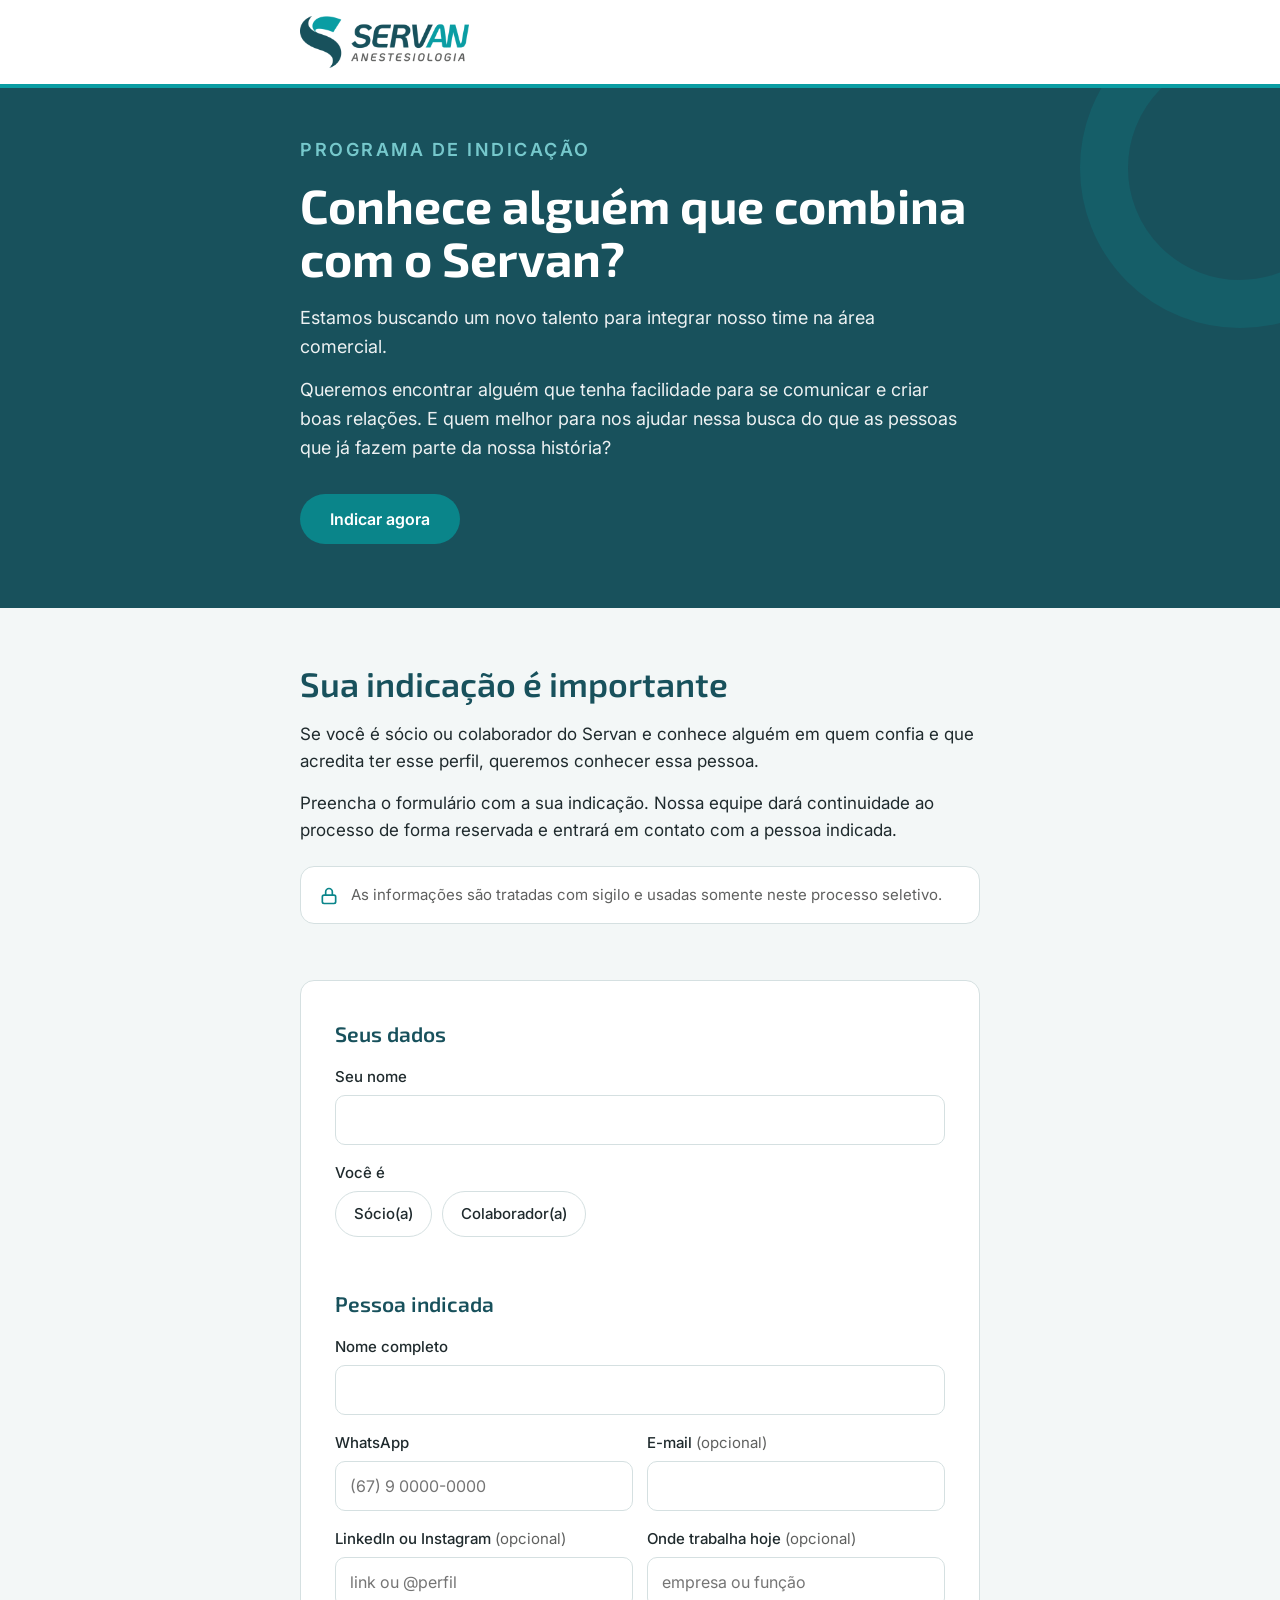
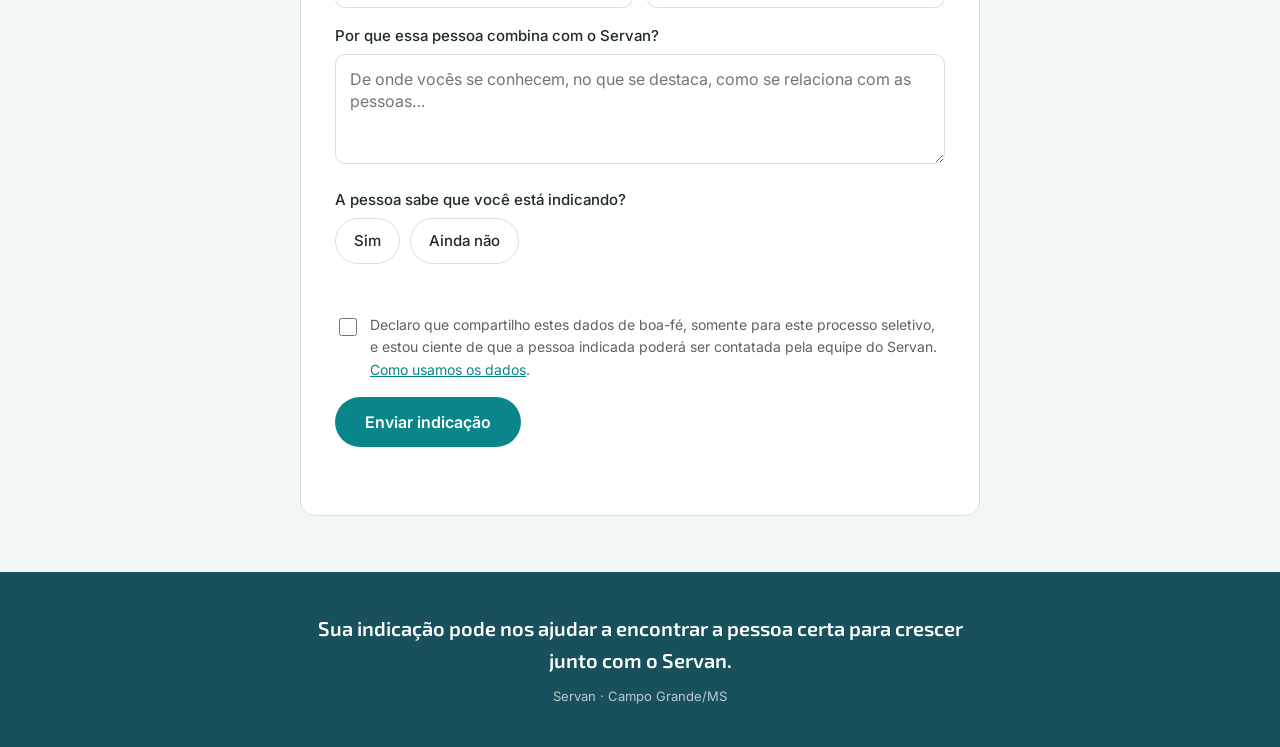
<file: docs/servan/indicacao/index.html>
<!doctype html>
<html lang="pt-BR">
<head>
<meta charset="utf-8">
<meta name="viewport" content="width=device-width, initial-scale=1">
<title>Indique para o Servan</title>
<meta name="description" content="Conhece alguém que combina com o Servan? Indique para a vaga na área comercial.">
<meta name="robots" content="noindex, nofollow">
<meta property="og:title" content="Conhece alguém que combina com o Servan?">
<meta property="og:image" content="https://leaderei.github.io/pagina-aplicacao/servan/indicacao/logo-servan.png">
<meta property="og:description" content="Sua indicação pode nos ajudar a encontrar a pessoa certa para crescer junto com o Servan.">
<link rel="preconnect" href="https://fonts.googleapis.com">
<link rel="preconnect" href="https://fonts.gstatic.com" crossorigin>
<link href="https://fonts.googleapis.com/css2?family=Exo+2:wght@600;700&family=Inter:wght@400;500;600&display=swap" rel="stylesheet">
<link rel="stylesheet" href="styles.css">
<link rel="icon" href="logo-servan.png">
</head>
<body>

<div class="topbar">
  <div class="wrap">
    <div class="logo">
      <img src="logo-servan.png" width="169" height="52" alt="Servan Anestesiologia">
    </div>
  </div>
</div>

<header class="hero">
  <div class="wrap">
    <p class="eyebrow">Programa de indicação</p>
    <h1>Conhece alguém que combina com o Servan?</h1>
    <p>Estamos buscando um novo talento para integrar nosso time na área comercial.</p>
    <p>Queremos encontrar alguém que tenha facilidade para se comunicar e criar boas relações. E quem melhor para nos ajudar nessa busca do que as pessoas que já fazem parte da nossa história?</p>
    <a class="btn" href="#indicar">Indicar agora</a>
  </div>
</header>

<section class="intro">
  <div class="wrap">
    <h2>Sua indicação é importante</h2>
    <p>Se você é sócio ou colaborador do Servan e conhece alguém em quem confia e que acredita ter esse perfil, queremos conhecer essa pessoa.</p>
    <p>Preencha o formulário com a sua indicação. Nossa equipe dará continuidade ao processo de forma reservada e entrará em contato com a pessoa indicada.</p>
    <div class="note">
      <svg width="20" height="20" viewBox="0 0 24 24" fill="none" stroke="currentColor" stroke-width="2" stroke-linecap="round" stroke-linejoin="round" aria-hidden="true"><rect x="4" y="11" width="16" height="10" rx="2"/><path d="M8 11V7a4 4 0 0 1 8 0v4"/></svg>
      <span>As informações são tratadas com sigilo e usadas somente neste processo seletivo.</span>
    </div>
  </div>
</section>

<section id="indicar">
  <div class="wrap">
    <div class="card">
      <form class="lead-form" data-endpoint="https://script.google.com/macros/s/AKfycbweRllh4dYWvUQdYqBitd1mqfgvUgN57IZCG9IzhG-TDoAoUFZmK3RdpVadXjXfFO03Sw/exec" data-success="thanks" novalidate>
        <fieldset>
          <legend>Seus dados</legend>
          <div class="field">
            <label for="ind_nome">Seu nome</label>
            <input type="text" id="ind_nome" name="ind_nome" autocomplete="name" required>
          </div>
          <div class="field">
            <label id="vinc_lbl">Você é</label>
            <div class="choices" role="radiogroup" aria-labelledby="vinc_lbl">
              <label class="choice"><input type="radio" name="ind_vinculo" value="Sócio(a)" required><span>Sócio(a)</span></label>
              <label class="choice"><input type="radio" name="ind_vinculo" value="Colaborador(a)"><span>Colaborador(a)</span></label>
            </div>
          </div>
        </fieldset>

        <fieldset>
          <legend>Pessoa indicada</legend>
          <div class="field">
            <label for="nome">Nome completo</label>
            <input type="text" id="nome" name="nome" required>
          </div>
          <div class="row">
            <div class="field">
              <label for="whatsapp">WhatsApp</label>
              <input type="tel" id="whatsapp" name="whatsapp" inputmode="tel" placeholder="(67) 9 0000-0000" required>
            </div>
            <div class="field">
              <label for="email">E-mail <span class="opt">(opcional)</span></label>
              <input type="email" id="email" name="email">
            </div>
          </div>
          <div class="row">
            <div class="field">
              <label for="social">LinkedIn ou Instagram <span class="opt">(opcional)</span></label>
              <input type="text" id="social" name="social" placeholder="link ou @perfil">
            </div>
            <div class="field">
              <label for="atuacao">Onde trabalha hoje <span class="opt">(opcional)</span></label>
              <input type="text" id="atuacao" name="atuacao" placeholder="empresa ou função">
            </div>
          </div>
          <div class="field">
            <label for="motivo">Por que essa pessoa combina com o Servan?</label>
            <textarea id="motivo" name="motivo" placeholder="De onde vocês se conhecem, no que se destaca, como se relaciona com as pessoas…" required></textarea>
          </div>
          <div class="field">
            <label id="sabe_lbl">A pessoa sabe que você está indicando?</label>
            <div class="choices" role="radiogroup" aria-labelledby="sabe_lbl">
              <label class="choice"><input type="radio" name="sabe" value="Sim" required><span>Sim</span></label>
              <label class="choice"><input type="radio" name="sabe" value="Ainda não"><span>Ainda não</span></label>
            </div>
          </div>
        </fieldset>

        <div class="field">
          <label class="consent">
            <input type="checkbox" name="consentimento" value="Sim" required>
            <span>Declaro que compartilho estes dados de boa-fé, somente para este processo seletivo, e estou ciente de que a pessoa indicada poderá ser contatada pela equipe do Servan. <a href="https://servan.com.br/politica-de-privacidade-e-cookies/" target="_blank" rel="noopener">Como usamos os dados</a>.</span>
          </label>
        </div>

        <input class="hp" type="text" name="website" tabindex="-1" autocomplete="off" aria-hidden="true">

        <div class="submit">
          <button class="btn" type="submit">Enviar indicação</button>
          <p class="err" role="alert"></p>
        </div>
      </form>

      <div class="thanks" id="thanks" aria-live="polite" hidden>
        <div class="check"><svg width="30" height="30" viewBox="0 0 24 24" fill="none" stroke="currentColor" stroke-width="2.5" stroke-linecap="round" stroke-linejoin="round" aria-hidden="true"><path d="M20 6 9 17l-5-5"/></svg></div>
        <h2>Indicação recebida. Obrigado!</h2>
        <p>Nossa equipe vai dar continuidade de forma reservada e entrará em contato com a pessoa indicada.</p>
        <button class="link-btn" type="button" data-reset>Fazer outra indicação</button>
      </div>
    </div>
  </div>
</section>

<footer>
  <div class="wrap">
    <p>Sua indicação pode nos ajudar a encontrar a pessoa certa para crescer junto com o Servan.</p>
    <small>Servan · Campo Grande/MS</small>
  </div>
</footer>

<script src="../../assets/js/lead-form.js" defer></script>
</body>
</html>
</file>
<file: docs/servan/indicacao/styles.css>
/* ==========================================================
     IDENTIDADE VISUAL SERVAN — cores extraídas do logo oficial
     ========================================================== */
  :root {
    --brand: #18515C;         /* petróleo Servan (logo) */
    --brand-ink: #FFFFFF;     /* texto sobre a cor principal */
    --teal: #0A9DA3;          /* turquesa Servan (logo) — detalhes */
    --accent: #0A858A;        /* turquesa escurecido p/ botões (contraste AA) */
    --accent-hover: #18515C;
    --bg: #F3F7F7;            /* fundo da página */
    --surface: #FFFFFF;       /* cartões e formulário */
    --text: #1F2A2D;
    --muted: #5F605F;         /* cinza Servan (logo) */
    --line: #D5E0E1;
    --error: #B42318;
    --radius: 14px;
    --font-title: "Exo 2", "Segoe UI", system-ui, sans-serif;
    --font-body: "Inter", system-ui, -apple-system, "Segoe UI", sans-serif;
  }

  *, *::before, *::after { box-sizing: border-box; }
  [hidden] { display: none !important; }
  html { -webkit-text-size-adjust: 100%; }
  body {
    margin: 0; background: var(--bg); color: var(--text);
    font-family: var(--font-body); font-size: 17px; line-height: 1.6;
  }
  .wrap { max-width: 720px; margin: 0 auto; padding: 0 20px; }

  .topbar { background: var(--surface); border-bottom: 4px solid var(--teal); }
  .topbar .wrap { padding-top: 16px; padding-bottom: 16px; }
  .logo { display: flex; align-items: center; min-height: 44px; }
  .logo img { height: 44px; width: auto; display: block; }
  @media (min-width: 600px) { .logo img { height: 52px; } }
  .logo .wordmark { font-family: var(--font-title); font-style: italic; font-size: 26px; font-weight: 700; letter-spacing: .04em; color: var(--brand); }
  header.hero { background: var(--brand); color: var(--brand-ink); padding: 48px 0 64px; position: relative; overflow: hidden; }
  header.hero::after { content: ""; position: absolute; right: -120px; top: -80px; width: 320px; height: 320px; border-radius: 50%; border: 48px solid var(--teal); opacity: .18; pointer-events: none; }
  header.hero .wrap { position: relative; z-index: 1; }
  .eyebrow { color: #7FD3D6; }
  .logo .wordmark small { display: block; font-family: var(--font-body); font-size: 11px; font-weight: 500; letter-spacing: .18em; text-transform: uppercase; opacity: .75; }
  .eyebrow { font-size: 13px; font-weight: 600; letter-spacing: .14em; text-transform: uppercase; margin: 0 0 12px; }
  h1 { font-family: var(--font-title); font-weight: 700; font-size: clamp(32px, 7vw, 48px); line-height: 1.1; margin: 0 0 20px; }
  .hero p { font-size: 18px; opacity: .92; margin: 0 0 14px; max-width: 60ch; }
  .btn {
    display: inline-block; background: var(--accent); color: #fff; border: 0; cursor: pointer;
    font: 600 16px/1 var(--font-body); padding: 17px 30px; border-radius: 999px; text-decoration: none;
    transition: background .15s ease, transform .15s ease;
  }
  .btn:hover { background: var(--accent-hover); }
  .btn:active { transform: translateY(1px); }
  .btn:disabled { opacity: .6; cursor: wait; }
  .hero .btn { margin-top: 18px; }

  section { padding: 56px 0; }
  #indicar { padding-top: 0; }
  h2 { font-family: var(--font-title); font-weight: 600; color: var(--brand); font-size: clamp(26px, 5vw, 34px); line-height: 1.2; margin: 0 0 16px; }
  .intro p { margin: 0 0 14px; }
  .note { display: flex; gap: 12px; align-items: flex-start; background: var(--surface); border: 1px solid var(--line); border-radius: var(--radius); padding: 16px 18px; margin-top: 22px; font-size: 15px; color: var(--muted); }
  .note svg { flex: none; margin-top: 3px; color: var(--accent); }

  .card { background: var(--surface); border: 1px solid var(--line); border-radius: var(--radius); padding: 28px 22px; }
  fieldset { border: 0; margin: 0 0 28px; padding: 0; }
  legend { font-family: var(--font-title); font-size: 21px; font-weight: 600; color: var(--brand); margin-bottom: 14px; padding: 0; }
  .field { margin-bottom: 16px; }
  label { display: block; font-size: 15px; font-weight: 500; margin-bottom: 6px; }
  label .opt { font-weight: 400; color: var(--muted); }
  input[type=text], input[type=email], input[type=tel], textarea, select {
    width: 100%; font: 400 16px/1.4 var(--font-body); color: var(--text);
    background: #fff; border: 1px solid var(--line); border-radius: 10px; padding: 13px 14px;
  }
  textarea { min-height: 110px; resize: vertical; }
  input:focus, textarea:focus, select:focus { outline: 2px solid var(--accent); outline-offset: 1px; border-color: var(--accent); }
  .row { display: grid; grid-template-columns: 1fr; gap: 0 14px; }
  @media (min-width: 600px) { .row { grid-template-columns: 1fr 1fr; } .card { padding: 36px 34px; } }
  .choices { display: flex; flex-wrap: wrap; gap: 10px; }
  .choice { position: relative; }
  .choice input { position: absolute; opacity: 0; inset: 0; }
  .choice span { display: inline-block; border: 1px solid var(--line); border-radius: 999px; padding: 10px 18px; font-size: 15px; cursor: pointer; background: #fff; }
  .choice input:checked + span { background: var(--brand); color: var(--brand-ink); border-color: var(--brand); }
  .choice input:focus-visible + span { outline: 2px solid var(--accent); outline-offset: 2px; }
  .consent { display: flex; gap: 10px; align-items: flex-start; font-size: 14px; color: var(--muted); font-weight: 400; }
  .consent input { margin-top: 4px; width: 18px; height: 18px; flex: none; accent-color: var(--accent); }
  .consent a { color: var(--accent); }
  .hp { position: absolute; left: -9999px; }
  .err { color: var(--error); font-size: 14px; margin: 8px 0 0; min-height: 1em; }
  .submit { display: flex; flex-direction: column; gap: 10px; align-items: stretch; }
  @media (min-width: 600px) { .submit { align-items: flex-start; } }

  .thanks { text-align: center; padding: 48px 22px; }
  .thanks .check { width: 64px; height: 64px; border-radius: 50%; background: var(--teal); color: #fff; display: grid; place-items: center; margin: 0 auto 18px; }
  .thanks p { color: var(--muted); max-width: 46ch; margin: 0 auto 20px; }
  .link-btn { background: none; border: 0; color: var(--accent); font: 600 15px var(--font-body); cursor: pointer; text-decoration: underline; }

  footer { background: var(--brand); color: var(--brand-ink); padding: 40px 0; text-align: center; }
  footer p { font-family: var(--font-title); font-weight: 600; font-size: 20px; margin: 0; }
  footer small { display: block; margin-top: 10px; font-size: 13px; opacity: .7; }
</file>
